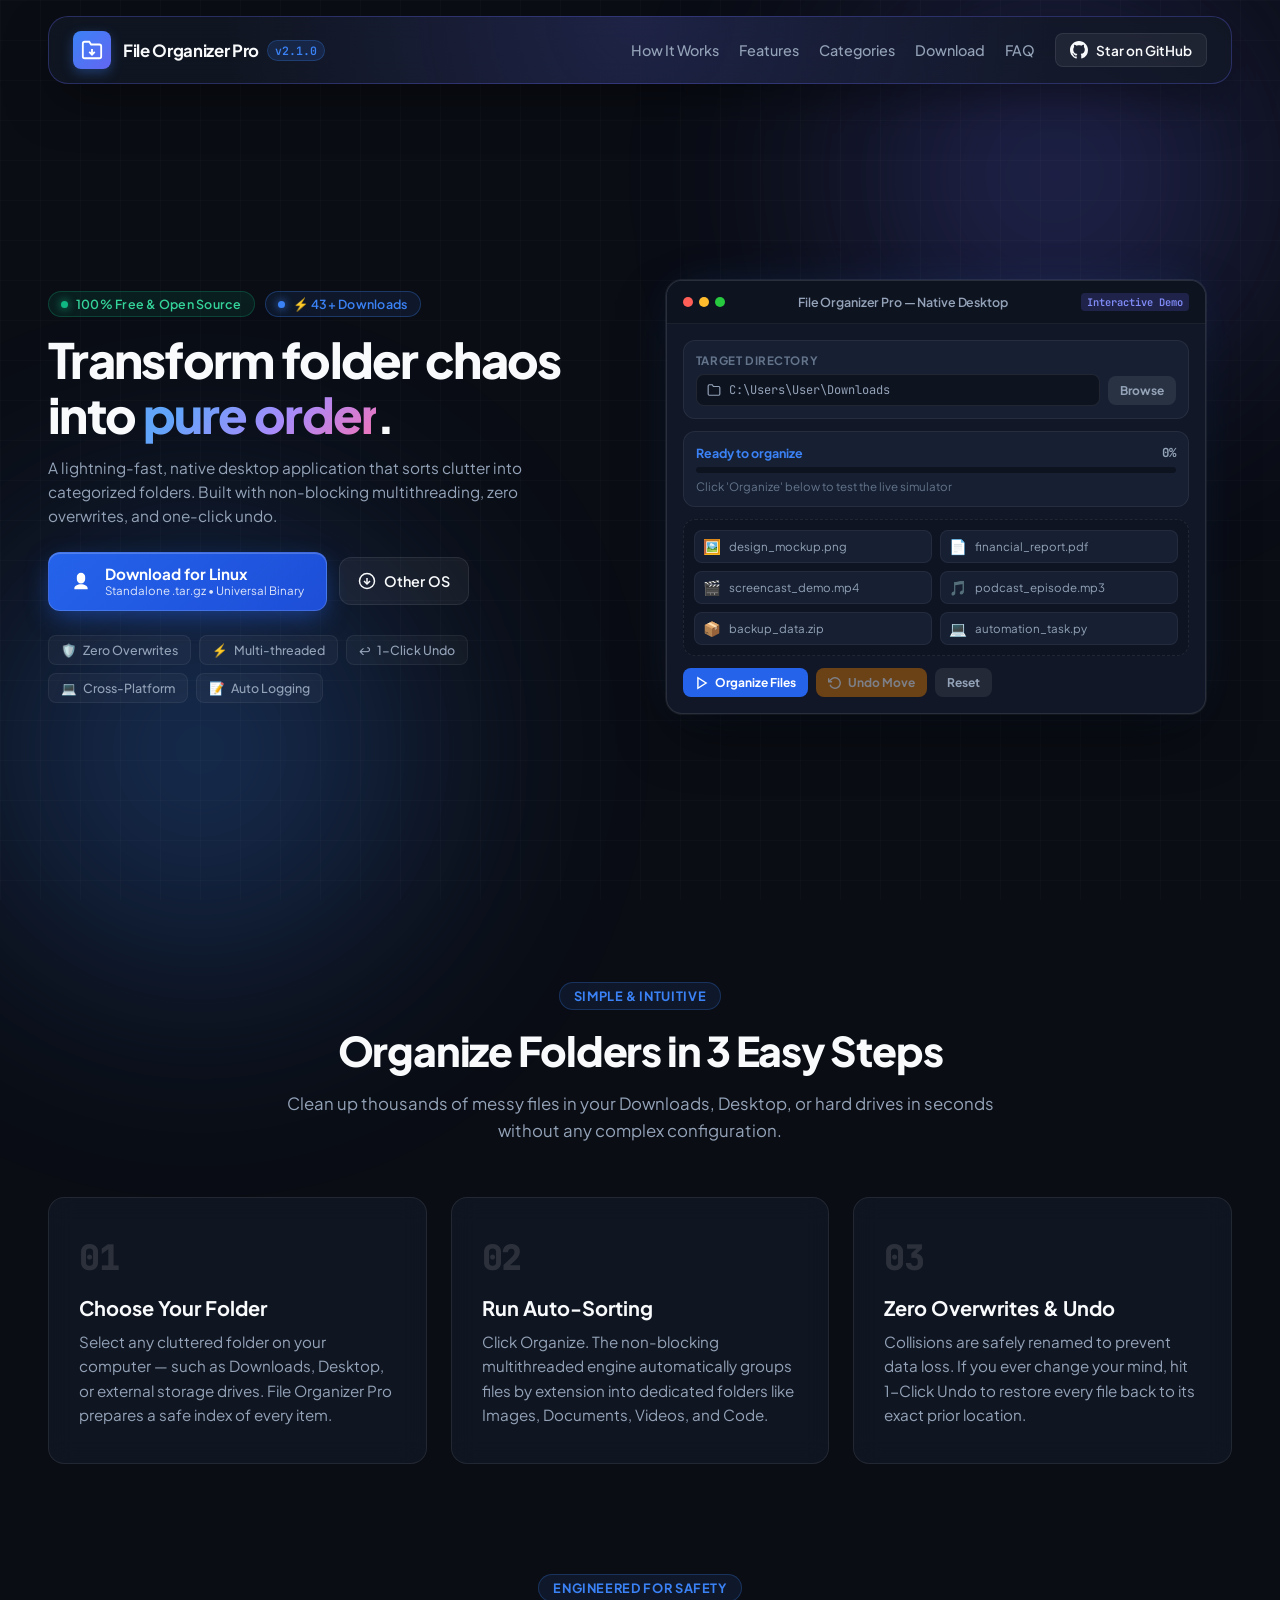
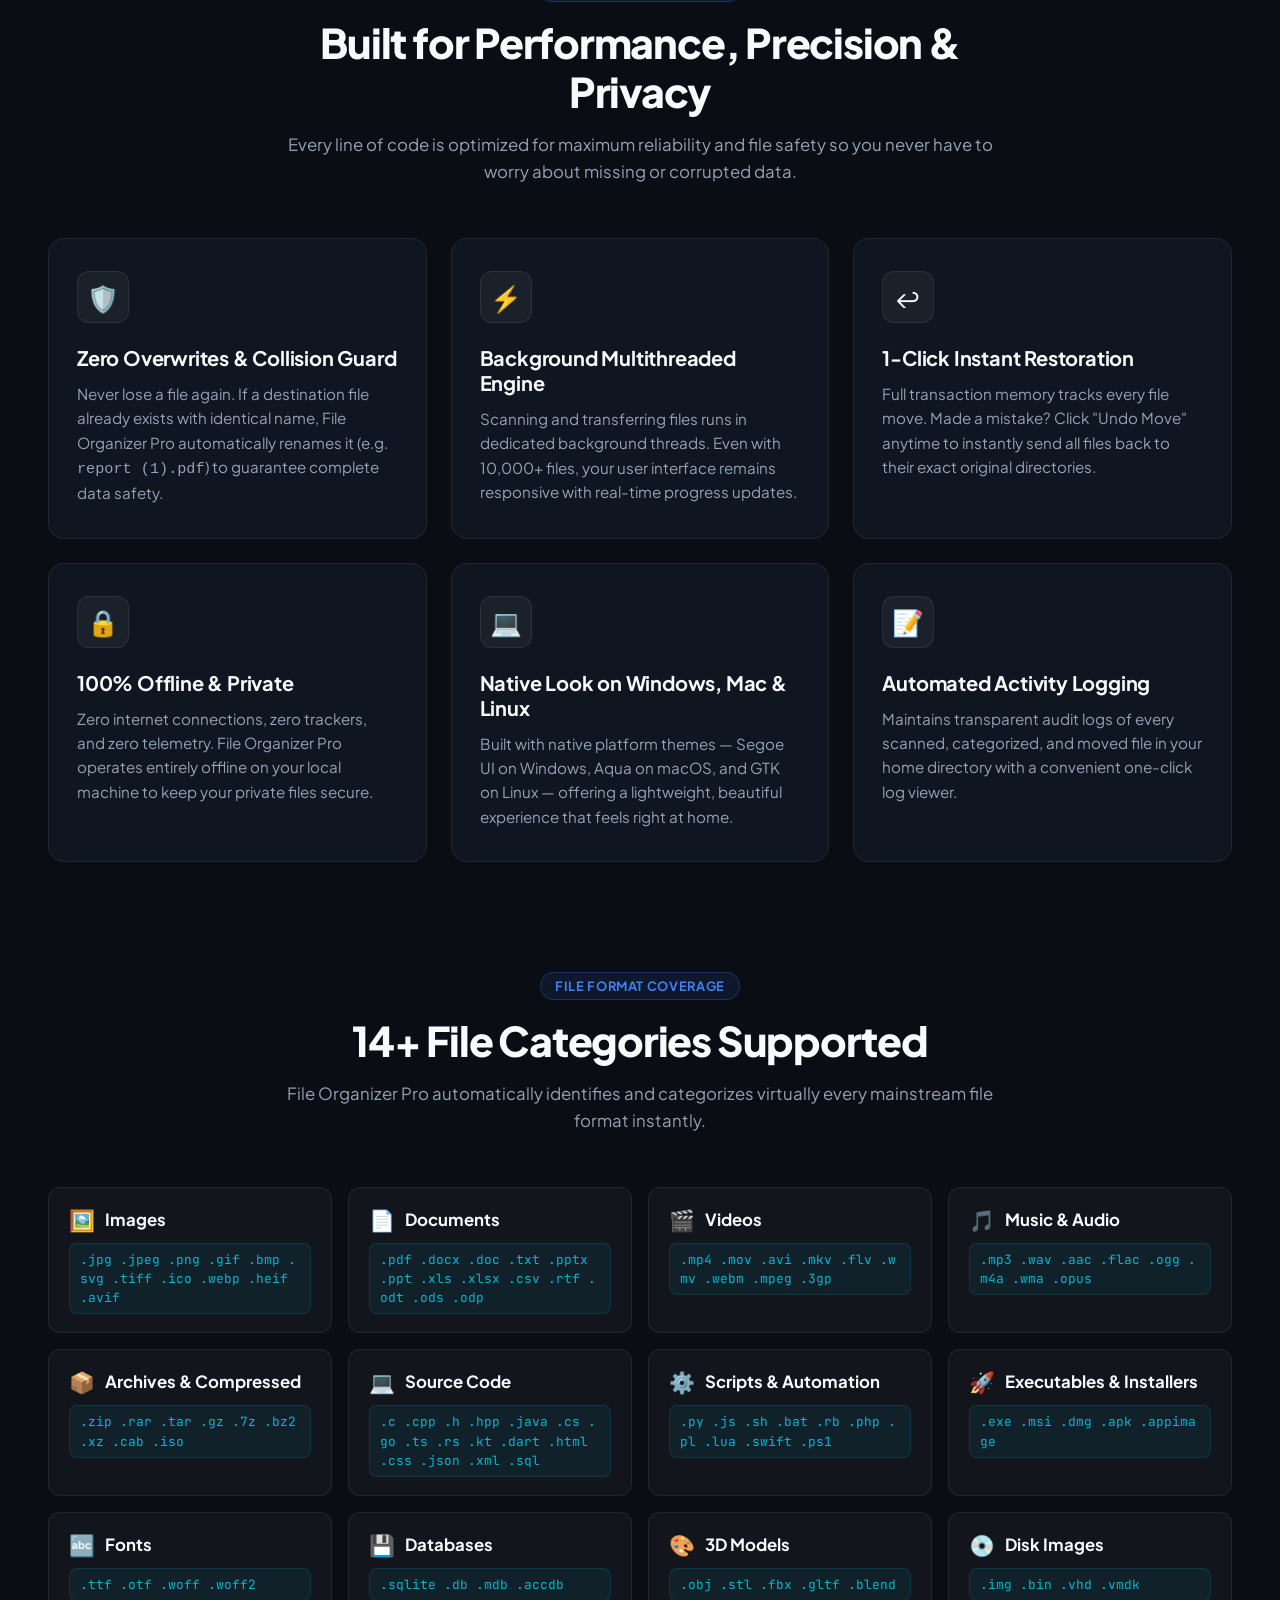
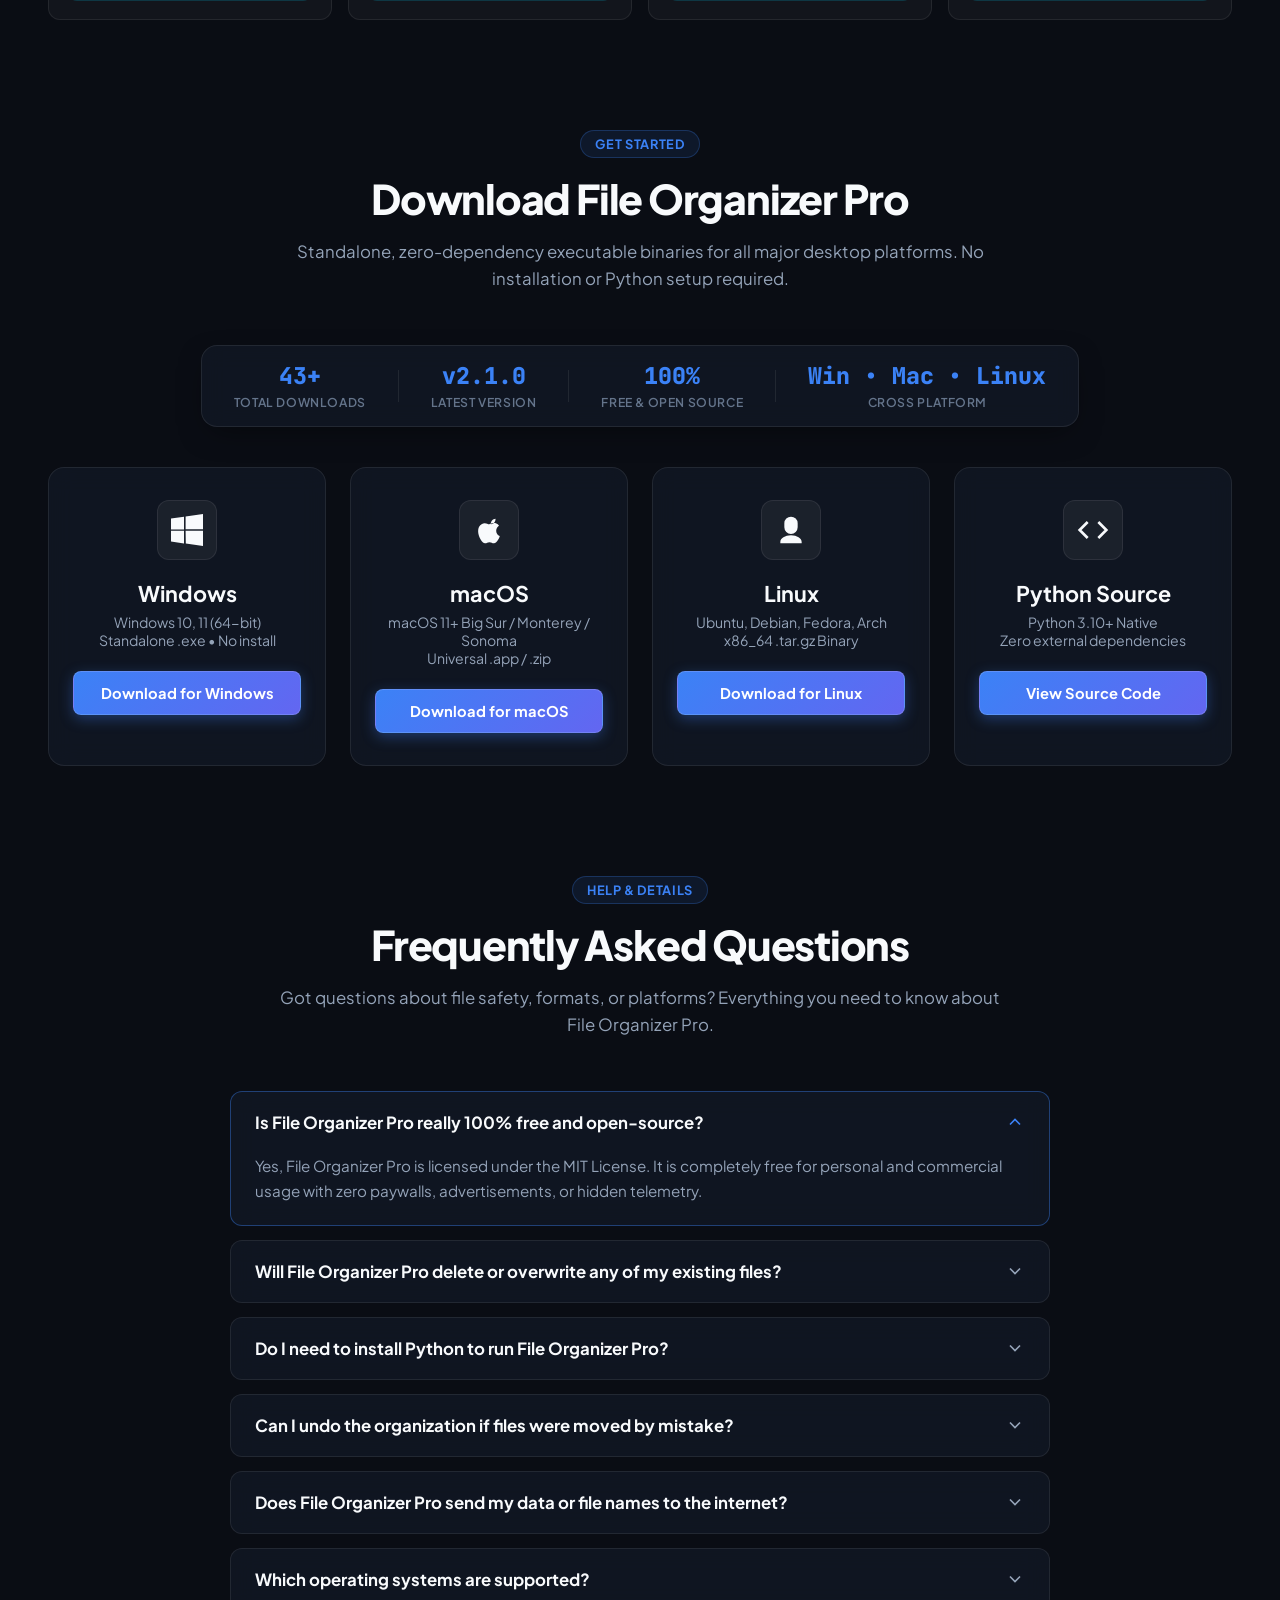
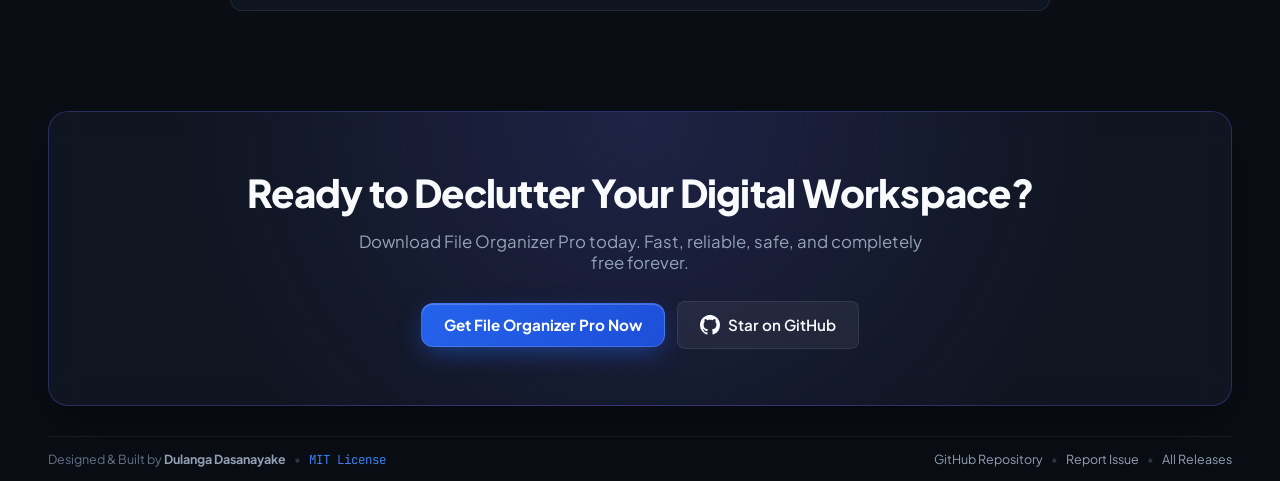
<file: index.html>
<!DOCTYPE html>
<html lang="en">
<head>
    <meta charset="UTF-8">
    <meta name="viewport" content="width=device-width, initial-scale=1.0">
    <title>File Organizer Pro — Free Desktop File Sorter & Folder Cleaner</title>
    
    <!-- Core SEO Meta Tags -->
    <meta name="description" content="Free, open-source desktop file organizer for Windows, macOS, and Linux. Automatically sort folders by file extension with duplicate collision protection, background multithreading, and 1-click undo.">
    <meta name="keywords" content="file organizer, desktop file sorter, folder organizer, organize downloads folder, sort files by extension, duplicate file collision, python file organizer, free file organizer windows mac linux, batch file organizer, desktop cleaning tool, open source file sorter">
    <meta name="author" content="Dulanga Dasanayake">
    <meta name="robots" content="index, follow, max-snippet:-1, max-image-preview:large, max-video-preview:-1">
    <meta name="googlebot" content="index, follow">
    <link rel="canonical" href="https://iamdulanga.github.io/file-organizer-pro/">

    <!-- Theme & App Icons -->
    <meta name="theme-color" content="#0A0D14">
    <meta name="color-scheme" content="dark">
    <link rel="icon" type="image/svg+xml" href="favicon.svg">
    <link rel="apple-touch-icon" href="favicon.svg">

    <!-- Open Graph / Facebook / LinkedIn -->
    <meta property="og:type" content="website">
    <meta property="og:site_name" content="File Organizer Pro">
    <meta property="og:title" content="File Organizer Pro — Fast, Safe & Cross-Platform Desktop File Sorter">
    <meta property="og:description" content="Tame cluttered folders instantly. 100% Free & Open Source native desktop app for Windows, macOS, and Linux with 1-click undo and zero overwrites.">
    <meta property="og:url" content="https://iamdulanga.github.io/file-organizer-pro/">
    <meta property="og:image" content="https://iamdulanga.github.io/file-organizer-pro/og-image.svg">
    <meta property="og:image:width" content="1200">
    <meta property="og:image:height" content="630">
    <meta property="og:image:alt" content="File Organizer Pro — Fast, Safe & Cross-Platform Desktop File Sorter">
    <meta property="og:locale" content="en_US">

    <!-- Twitter Card -->
    <meta name="twitter:card" content="summary_large_image">
    <meta name="twitter:site" content="@iamdulanga">
    <meta name="twitter:creator" content="@iamdulanga">
    <meta name="twitter:title" content="File Organizer Pro — Free Desktop File Sorter & Folder Cleaner">
    <meta name="twitter:description" content="Clean messy downloads and folders in seconds. Native desktop application with safe duplicate protection and 1-click undo.">
    <meta name="twitter:image" content="https://iamdulanga.github.io/file-organizer-pro/og-image.svg">

    <!-- Fonts -->
    <link rel="preconnect" href="https://fonts.googleapis.com">
    <link rel="preconnect" href="https://fonts.gstatic.com" crossorigin>
    <link href="https://fonts.googleapis.com/css2?family=Plus+Jakarta+Sans:wght@400;500;600;700;800&family=JetBrains+Mono:wght@400;500;600&display=swap" rel="stylesheet">

    <!-- Styles -->
    <link rel="stylesheet" href="style.css">

    <!-- Schema.org JSON-LD Structured Data for Google Rich Results -->
    <script type="application/ld+json">
    {
      "@context": "https://schema.org",
      "@graph": [
        {
          "@type": "SoftwareApplication",
          "@id": "https://iamdulanga.github.io/file-organizer-pro/#software",
          "name": "File Organizer Pro",
          "applicationCategory": "UtilitiesApplication",
          "operatingSystem": "Windows 10, Windows 11, macOS 11+, Linux",
          "softwareVersion": "2.1.0",
          "description": "A high-speed, native desktop application that automatically organizes files into categorized folders with duplicate collision protection and one-click undo.",
          "offers": {
            "@type": "Offer",
            "price": "0.00",
            "priceCurrency": "USD"
          },
          "downloadUrl": "https://github.com/iamdulanga/file-organizer-pro/releases/latest",
          "author": {
            "@type": "Person",
            "name": "Dulanga Dasanayake",
            "url": "https://github.com/iamdulanga"
          },
          "featureList": [
            "Automatic file categorization by extension",
            "Safe duplicate collision protection (never overwrites)",
            "Non-blocking background multithreading engine",
            "1-Click instant undo restoration",
            "100% offline and privacy-first (no internet telemetry)",
            "Native cross-platform UI for Windows, macOS, and Linux"
          ]
        },
        {
          "@type": "WebSite",
          "@id": "https://iamdulanga.github.io/file-organizer-pro/#website",
          "url": "https://iamdulanga.github.io/file-organizer-pro/",
          "name": "File Organizer Pro",
          "description": "Free, open-source desktop file sorter and folder organizer for Windows, macOS, and Linux."
        },
        {
          "@type": "FAQPage",
          "@id": "https://iamdulanga.github.io/file-organizer-pro/#faq",
          "mainEntity": [
            {
              "@type": "Question",
              "name": "Is File Organizer Pro really 100% free and open-source?",
              "acceptedAnswer": {
                "@type": "Answer",
                "text": "Yes, File Organizer Pro is released under the permissive MIT License. It is completely free for both personal and commercial use with zero ads, subscriptions, or telemetry."
              }
            },
            {
              "@type": "Question",
              "name": "Will File Organizer Pro delete or overwrite any of my existing files?",
              "acceptedAnswer": {
                "@type": "Answer",
                "text": "Never. File Organizer Pro features built-in duplicate collision protection. If a file with an identical name already exists in the destination folder, it automatically appends an index like file (1).ext so no files are ever overwritten or lost."
              }
            },
            {
              "@type": "Question",
              "name": "Do I need to install Python to run File Organizer Pro?",
              "acceptedAnswer": {
                "@type": "Answer",
                "text": "No. Standalone pre-compiled executable binaries are available for Windows (.exe), macOS (.app), and Linux. You only need Python 3.10+ if you wish to run or build directly from source code."
              }
            },
            {
              "@type": "Question",
              "name": "Can I undo the organization if files were moved by mistake?",
              "acceptedAnswer": {
                "@type": "Answer",
                "text": "Yes. File Organizer Pro includes a 1-Click Instant Undo feature that remembers the original paths of all sorted files and safely moves them back to their prior locations."
              }
            },
            {
              "@type": "Question",
              "name": "Does File Organizer Pro send my data or file names to the internet?",
              "acceptedAnswer": {
                "@type": "Answer",
                "text": "No. File Organizer Pro runs entirely offline on your computer. It performs all operations locally and contains zero network requests, analytics, or cloud uploads."
              }
            },
            {
              "@type": "Question",
              "name": "Which operating systems are supported?",
              "acceptedAnswer": {
                "@type": "Answer",
                "text": "File Organizer Pro supports Windows (10 and 11), macOS (Intel and Apple Silicon), and all major Linux distributions (Ubuntu, Debian, Fedora, Arch)."
              }
            }
          ]
        }
      ]
    }
    </script>
</head>
<body>
    <!-- Ambient Background Lighting -->
    <div class="ambient-glow glow-1"></div>
    <div class="ambient-glow glow-2"></div>
    <div class="grid-overlay"></div>

    <div class="viewport-wrapper">
        <!-- Top Navigation Bar -->
        <header class="navbar" id="main-nav">
            <div class="nav-brand">
                <div class="brand-icon">
                    <svg viewBox="0 0 24 24" width="22" height="22" fill="none" stroke="currentColor" stroke-width="2" aria-hidden="true">
                        <path d="M22 19a2 2 0 0 1-2 2H4a2 2 0 0 1-2-2V5a2 2 0 0 1 2-2h5l2 3h9a2 2 0 0 1 2 2z"></path>
                        <polyline points="12 11 12 17"></polyline>
                        <polyline points="9 14 12 17 15 14"></polyline>
                    </svg>
                </div>
                <div class="brand-text">
                    <span class="brand-name">File Organizer Pro</span>
                    <span class="version-tag">v2.1.0</span>
                </div>
            </div>

            <nav class="nav-links" aria-label="Main Navigation">
                <a href="#how-it-works" class="nav-link">How It Works</a>
                <a href="#features" class="nav-link">Features</a>
                <a href="#categories" class="nav-link">Categories</a>
                <a href="#download" class="nav-link">Download</a>
                <a href="#faq" class="nav-link">FAQ</a>
                <a href="https://github.com/iamdulanga/file-organizer-pro" target="_blank" rel="noopener" class="nav-btn-gh" id="nav-github-link" title="View Source Code on GitHub">
                    <svg viewBox="0 0 24 24" width="18" height="18" fill="currentColor" aria-hidden="true">
                        <path d="M12 0C5.37 0 0 5.37 0 12c0 5.31 3.435 9.795 8.205 11.385.6.105.825-.255.825-.57 0-.285-.015-1.23-.015-2.235-3.015.555-3.795-.735-4.035-1.41-.135-.345-.72-1.41-1.23-1.695-.42-.225-1.02-.78-.015-.795.945-.015 1.62.87 1.845 1.23 1.08 1.815 2.805 1.305 3.495.99.105-.78.42-1.305.765-1.605-2.67-.3-5.46-1.335-5.46-5.925 0-1.305.465-2.385 1.23-3.225-.12-.3-.54-1.53.12-3.18 0 0 1.005-.315 3.3 1.23.96-.27 1.98-.405 3-.405s2.04.135 3 .405c2.295-1.56 3.3-1.23 3.3-1.23.66 1.65.24 2.88.12 3.18.765.84 1.23 1.905 1.23 3.225 0 4.605-2.805 5.625-5.475 5.925.435.375.81 1.095.81 2.22 0 1.605-.015 2.895-.015 3.3 0 .315.225.69.825.57A12.02 12.02 0 0 0 24 12c0-6.63-5.37-12-12-12z"/>
                    </svg>
                    <span>Star on GitHub</span>
                    <span class="gh-counter-pill" id="gh-star-count" style="display:none;">★ 0</span>
                </a>
            </nav>
        </header>

        <!-- Main Content (Side-by-side Hero on Desktop) -->
        <main class="hero-section">
            <!-- Left: Value Proposition & Downloads -->
            <div class="hero-content">
                <div class="hero-badges-row">
                    <div class="pill-badge">
                        <span class="pill-dot"></span>
                        <span class="pill-text">100% Free &amp; Open Source</span>
                    </div>
                    <div class="pill-badge download-pill" id="hero-download-badge" title="Live downloads tracked from GitHub Releases">
                        <span class="pill-dot blue"></span>
                        <span class="pill-text" id="hero-downloads-text">⚡ 43+ Downloads</span>
                    </div>
                </div>

                <h1 class="hero-title">
                    Transform folder chaos into <span class="gradient-text">pure order</span>.
                </h1>

                <p class="hero-subtitle">
                    A lightning-fast, native desktop application that sorts clutter into categorized folders. Built with non-blocking multithreading, zero overwrites, and one-click undo.
                </p>

                <!-- Primary CTA Row with OS Auto-Detection -->
                <div class="cta-group">
                    <a href="https://github.com/iamdulanga/file-organizer-pro/releases/latest" 
                       id="primary-download-btn" 
                       class="btn-primary" 
                       target="_blank" 
                       rel="noopener">
                        <span id="os-icon" class="btn-icon">
                            <!-- Injected by JS based on OS -->
                            <svg viewBox="0 0 24 24" width="20" height="20" fill="currentColor">
                                <path d="M0 3.449L9.75 2.1v9.451H0m10.949-9.602L24 0v11.4H10.949M0 12.6h9.75v9.451L0 20.699M10.949 12.6H24V24l-12.9-1.801"/>
                            </svg>
                        </span>
                        <div class="btn-text-wrap">
                            <span class="btn-label" id="download-label">Download for Windows</span>
                            <span class="btn-subtext" id="download-subtext">Standalone .exe • No install required</span>
                        </div>
                    </a>

                    <!-- Dropdown for alternative platforms -->
                    <div class="os-dropdown-wrapper">
                        <button class="btn-secondary dropdown-toggle" id="os-dropdown-btn" aria-haspopup="true" aria-expanded="false" title="Other Operating Systems">
                            <svg viewBox="0 0 24 24" width="18" height="18" fill="none" stroke="currentColor" stroke-width="2">
                                <circle cx="12" cy="12" r="10"></circle>
                                <polyline points="8 12 12 16 16 12"></polyline>
                                <line x1="12" y1="8" x2="12" y2="16"></line>
                            </svg>
                            <span>Other OS</span>
                        </button>
                        <div class="os-menu" id="os-menu">
                            <a href="https://github.com/iamdulanga/file-organizer-pro/releases/latest" target="_blank" rel="noopener" class="os-item">
                                <svg viewBox="0 0 24 24" width="16" height="16" fill="currentColor">
                                    <path d="M0 3.449L9.75 2.1v9.451H0m10.949-9.602L24 0v11.4H10.949M0 12.6h9.75v9.451L0 20.699M10.949 12.6H24V24l-12.9-1.801"/>
                                </svg>
                                <span>Windows (.exe)</span>
                            </a>
                            <a href="https://github.com/iamdulanga/file-organizer-pro/releases/latest" target="_blank" rel="noopener" class="os-item">
                                <svg viewBox="0 0 24 24" width="16" height="16" fill="currentColor">
                                    <path d="M18.71 19.5c-.83 1.24-1.71 2.45-3.05 2.47-1.34.03-1.77-.79-3.29-.79-1.53 0-2 .77-3.27.82-1.31.05-2.3-1.32-3.14-2.53C4.25 17 2.94 12.45 4.7 9.39c.87-1.52 2.43-2.48 4.12-2.51 1.28-.02 2.5.87 3.29.87.78 0 2.26-1.07 3.81-.91.65.03 2.47.26 3.64 1.98-.09.06-2.17 1.28-2.15 3.81.03 3.02 2.65 4.03 2.68 4.04-.03.07-.42 1.44-1.38 2.83M15.97 6.37c.61-.75 1.04-1.8 0.92-2.85-.9.04-2 .6-2.63 1.34-.56.64-1.04 1.71-.91 2.74 1.01.08 2.02-.48 2.62-1.23z"/>
                                </svg>
                                <span>macOS (.app / .zip)</span>
                            </a>
                            <a href="https://github.com/iamdulanga/file-organizer-pro/releases/latest" target="_blank" rel="noopener" class="os-item">
                                <svg viewBox="0 0 24 24" width="16" height="16" fill="currentColor">
                                    <path d="M12 2a5 5 0 0 0-5 5v3a5 5 0 0 0 10 0V7a5 5 0 0 0-5-5zm0 14c-4.42 0-8 2.24-8 5v1h16v-1c0-2.76-3.58-5-8-5z"/>
                                </svg>
                                <span>Linux (.tar.gz)</span>
                            </a>
                            <div class="os-divider"></div>
                            <a href="https://github.com/iamdulanga/file-organizer-pro" target="_blank" rel="noopener" class="os-item">
                                <svg viewBox="0 0 24 24" width="16" height="16" fill="none" stroke="currentColor" stroke-width="2">
                                    <polyline points="16 18 22 12 16 6"></polyline>
                                    <polyline points="8 6 2 12 8 18"></polyline>
                                </svg>
                                <span>Source Code (Python)</span>
                            </a>
                        </div>
                    </div>
                </div>

                <!-- Feature Pill Badges -->
                <div class="features-pills" id="quick-features">
                    <div class="feature-tag">
                        <span class="ft-icon">🛡️</span>
                        <span>Zero Overwrites</span>
                    </div>
                    <div class="feature-tag">
                        <span class="ft-icon">⚡</span>
                        <span>Multi-threaded</span>
                    </div>
                    <div class="feature-tag">
                        <span class="ft-icon">↩️</span>
                        <span>1-Click Undo</span>
                    </div>
                    <div class="feature-tag">
                        <span class="ft-icon">💻</span>
                        <span>Cross-Platform</span>
                    </div>
                    <div class="feature-tag">
                        <span class="ft-icon">📝</span>
                        <span>Auto Logging</span>
                    </div>
                </div>
            </div>

            <!-- Right: Interactive Desktop App Showcase -->
            <div class="hero-visual">
                <div class="app-window" id="interactive-app">
                    <!-- Window Titlebar -->
                    <div class="window-titlebar">
                        <div class="window-controls">
                            <span class="control-dot close"></span>
                            <span class="control-dot minimize"></span>
                            <span class="control-dot maximize"></span>
                        </div>
                        <div class="window-title">File Organizer Pro — Native Desktop</div>
                        <div class="window-badge">Interactive Demo</div>
                    </div>

                    <!-- Window Body -->
                    <div class="window-body">
                        <!-- Top Input Card -->
                        <div class="mock-card">
                            <div class="card-label">Target Directory</div>
                            <div class="mock-input-row">
                                <div class="mock-input" id="demo-folder-path">
                                    <svg viewBox="0 0 24 24" width="14" height="14" fill="none" stroke="currentColor" stroke-width="2">
                                        <path d="M22 19a2 2 0 0 1-2 2H4a2 2 0 0 1-2-2V5a2 2 0 0 1 2-2h5l2 3h9a2 2 0 0 1 2 2z"></path>
                                    </svg>
                                    <span>C:\Users\User\Downloads</span>
                                </div>
                                <button class="mock-btn secondary" id="demo-browse-btn">Browse</button>
                            </div>
                        </div>

                        <!-- Progress Bar Card -->
                        <div class="mock-card">
                            <div class="progress-status-row">
                                <span class="status-label" id="demo-status">Ready to organize</span>
                                <span class="percent-label" id="demo-percent">0%</span>
                            </div>
                            <div class="mock-progress-track">
                                <div class="mock-progress-fill" id="demo-progress-bar"></div>
                            </div>
                            <div class="details-label" id="demo-details">Click 'Organize' below to test the live simulator</div>
                        </div>

                        <!-- Live File Animation Grid -->
                        <div class="mock-files-grid" id="demo-files-container">
                            <div class="mock-file-chip" data-category="Images">
                                <span class="file-icon">🖼️</span>
                                <span class="file-name">design_mockup.png</span>
                            </div>
                            <div class="mock-file-chip" data-category="Documents">
                                <span class="file-icon">📄</span>
                                <span class="file-name">financial_report.pdf</span>
                            </div>
                            <div class="mock-file-chip" data-category="Videos">
                                <span class="file-icon">🎬</span>
                                <span class="file-name">screencast_demo.mp4</span>
                            </div>
                            <div class="mock-file-chip" data-category="Music">
                                <span class="file-icon">🎵</span>
                                <span class="file-name">podcast_episode.mp3</span>
                            </div>
                            <div class="mock-file-chip" data-category="Archives">
                                <span class="file-icon">📦</span>
                                <span class="file-name">backup_data.zip</span>
                            </div>
                            <div class="mock-file-chip" data-category="Code">
                                <span class="file-icon">💻</span>
                                <span class="file-name">automation_task.py</span>
                            </div>
                        </div>

                        <!-- Controls Bar -->
                        <div class="mock-actions-row">
                            <button class="mock-btn primary" id="demo-organize-btn">
                                <svg viewBox="0 0 24 24" width="14" height="14" fill="none" stroke="currentColor" stroke-width="2.5">
                                    <polygon points="5 3 19 12 5 21 5 3"></polygon>
                                </svg>
                                <span>Organize Files</span>
                            </button>
                            <button class="mock-btn warning" id="demo-undo-btn" disabled>
                                <svg viewBox="0 0 24 24" width="14" height="14" fill="none" stroke="currentColor" stroke-width="2.5">
                                    <polyline points="1 4 1 10 7 10"></polyline>
                                    <path d="M3.51 15a9 9 0 1 0 2.13-9.36L1 10"></path>
                                </svg>
                                <span>Undo Move</span>
                            </button>
                            <button class="mock-btn secondary" id="demo-reset-btn">Reset</button>
                        </div>
                    </div>
                </div>
            </div>
        </main>

        <!-- -------------------------------------------------------------
             Section 1: How It Works (Step-by-step)
        -------------------------------------------------------------- -->
        <section class="page-section" id="how-it-works">
            <div class="section-header">
                <span class="section-badge">Simple & Intuitive</span>
                <h2 class="section-title">Organize Folders in 3 Easy Steps</h2>
                <p class="section-desc">Clean up thousands of messy files in your Downloads, Desktop, or hard drives in seconds without any complex configuration.</p>
            </div>

            <div class="steps-grid">
                <div class="step-card">
                    <div class="step-number">01</div>
                    <h3>Choose Your Folder</h3>
                    <p>Select any cluttered folder on your computer — such as Downloads, Desktop, or external storage drives. File Organizer Pro prepares a safe index of every item.</p>
                </div>
                <div class="step-card">
                    <div class="step-number">02</div>
                    <h3>Run Auto-Sorting</h3>
                    <p>Click Organize. The non-blocking multithreaded engine automatically groups files by extension into dedicated folders like Images, Documents, Videos, and Code.</p>
                </div>
                <div class="step-card">
                    <div class="step-number">03</div>
                    <h3>Zero Overwrites & Undo</h3>
                    <p>Collisions are safely renamed to prevent data loss. If you ever change your mind, hit 1-Click Undo to restore every file back to its exact prior location.</p>
                </div>
            </div>
        </section>

        <!-- -------------------------------------------------------------
             Section 2: Core Features
        -------------------------------------------------------------- -->
        <section class="page-section" id="features">
            <div class="section-header">
                <span class="section-badge">Engineered for Safety</span>
                <h2 class="section-title">Built for Performance, Precision & Privacy</h2>
                <p class="section-desc">Every line of code is optimized for maximum reliability and file safety so you never have to worry about missing or corrupted data.</p>
            </div>

            <div class="features-grid-cards">
                <article class="feature-card">
                    <div class="card-icon-box">🛡️</div>
                    <h3>Zero Overwrites & Collision Guard</h3>
                    <p>Never lose a file again. If a destination file already exists with identical name, File Organizer Pro automatically renames it (e.g. <code>report (1).pdf</code>) to guarantee complete data safety.</p>
                </article>

                <article class="feature-card">
                    <div class="card-icon-box">⚡</div>
                    <h3>Background Multithreaded Engine</h3>
                    <p>Scanning and transferring files runs in dedicated background threads. Even with 10,000+ files, your user interface remains responsive with real-time progress updates.</p>
                </article>

                <article class="feature-card">
                    <div class="card-icon-box">↩️</div>
                    <h3>1-Click Instant Restoration</h3>
                    <p>Full transaction memory tracks every file move. Made a mistake? Click "Undo Move" anytime to instantly send all files back to their exact original directories.</p>
                </article>

                <article class="feature-card">
                    <div class="card-icon-box">🔒</div>
                    <h3>100% Offline & Private</h3>
                    <p>Zero internet connections, zero trackers, and zero telemetry. File Organizer Pro operates entirely offline on your local machine to keep your private files secure.</p>
                </article>

                <article class="feature-card">
                    <div class="card-icon-box">💻</div>
                    <h3>Native Look on Windows, Mac & Linux</h3>
                    <p>Built with native platform themes — Segoe UI on Windows, Aqua on macOS, and GTK on Linux — offering a lightweight, beautiful experience that feels right at home.</p>
                </article>

                <article class="feature-card">
                    <div class="card-icon-box">📝</div>
                    <h3>Automated Activity Logging</h3>
                    <p>Maintains transparent audit logs of every scanned, categorized, and moved file in your home directory with a convenient one-click log viewer.</p>
                </article>
            </div>
        </section>

        <!-- -------------------------------------------------------------
             Section 3: Supported Categories & Extensions (High SEO Keyword Value)
        -------------------------------------------------------------- -->
        <section class="page-section" id="categories">
            <div class="section-header">
                <span class="section-badge">File Format Coverage</span>
                <h2 class="section-title">14+ File Categories Supported</h2>
                <p class="section-desc">File Organizer Pro automatically identifies and categorizes virtually every mainstream file format instantly.</p>
            </div>

            <div class="categories-grid">
                <div class="category-card">
                    <div class="cat-header">
                        <span class="cat-icon">🖼️</span>
                        <span class="cat-title">Images</span>
                    </div>
                    <span class="cat-exts">.jpg .jpeg .png .gif .bmp .svg .tiff .ico .webp .heif .avif</span>
                </div>

                <div class="category-card">
                    <div class="cat-header">
                        <span class="cat-icon">📄</span>
                        <span class="cat-title">Documents</span>
                    </div>
                    <span class="cat-exts">.pdf .docx .doc .txt .pptx .ppt .xls .xlsx .csv .rtf .odt .ods .odp</span>
                </div>

                <div class="category-card">
                    <div class="cat-header">
                        <span class="cat-icon">🎬</span>
                        <span class="cat-title">Videos</span>
                    </div>
                    <span class="cat-exts">.mp4 .mov .avi .mkv .flv .wmv .webm .mpeg .3gp</span>
                </div>

                <div class="category-card">
                    <div class="cat-header">
                        <span class="cat-icon">🎵</span>
                        <span class="cat-title">Music & Audio</span>
                    </div>
                    <span class="cat-exts">.mp3 .wav .aac .flac .ogg .m4a .wma .opus</span>
                </div>

                <div class="category-card">
                    <div class="cat-header">
                        <span class="cat-icon">📦</span>
                        <span class="cat-title">Archives & Compressed</span>
                    </div>
                    <span class="cat-exts">.zip .rar .tar .gz .7z .bz2 .xz .cab .iso</span>
                </div>

                <div class="category-card">
                    <div class="cat-header">
                        <span class="cat-icon">💻</span>
                        <span class="cat-title">Source Code</span>
                    </div>
                    <span class="cat-exts">.c .cpp .h .hpp .java .cs .go .ts .rs .kt .dart .html .css .json .xml .sql</span>
                </div>

                <div class="category-card">
                    <div class="cat-header">
                        <span class="cat-icon">⚙️</span>
                        <span class="cat-title">Scripts & Automation</span>
                    </div>
                    <span class="cat-exts">.py .js .sh .bat .rb .php .pl .lua .swift .ps1</span>
                </div>

                <div class="category-card">
                    <div class="cat-header">
                        <span class="cat-icon">🚀</span>
                        <span class="cat-title">Executables & Installers</span>
                    </div>
                    <span class="cat-exts">.exe .msi .dmg .apk .appimage</span>
                </div>

                <div class="category-card">
                    <div class="cat-header">
                        <span class="cat-icon">🔤</span>
                        <span class="cat-title">Fonts</span>
                    </div>
                    <span class="cat-exts">.ttf .otf .woff .woff2</span>
                </div>

                <div class="category-card">
                    <div class="cat-header">
                        <span class="cat-icon">💾</span>
                        <span class="cat-title">Databases</span>
                    </div>
                    <span class="cat-exts">.sqlite .db .mdb .accdb</span>
                </div>

                <div class="category-card">
                    <div class="cat-header">
                        <span class="cat-icon">🎨</span>
                        <span class="cat-title">3D Models</span>
                    </div>
                    <span class="cat-exts">.obj .stl .fbx .gltf .blend</span>
                </div>

                <div class="category-card">
                    <div class="cat-header">
                        <span class="cat-icon">💿</span>
                        <span class="cat-title">Disk Images</span>
                    </div>
                    <span class="cat-exts">.img .bin .vhd .vmdk</span>
                </div>
            </div>
        </section>

        <!-- -------------------------------------------------------------
             Section 4: Download Hub
        -------------------------------------------------------------- -->
        <section class="page-section" id="download">
            <div class="section-header">
                <span class="section-badge">Get Started</span>
                <h2 class="section-title">Download File Organizer Pro</h2>
                <p class="section-desc">Standalone, zero-dependency executable binaries for all major desktop platforms. No installation or Python setup required.</p>
            </div>

            <!-- Live Stats Counter Strip -->
            <div class="live-counter-strip">
                <div class="counter-item">
                    <span class="counter-val" id="stat-total-downloads">43+</span>
                    <span class="counter-lbl">Total Downloads</span>
                </div>
                <div class="counter-sep"></div>
                <div class="counter-item">
                    <span class="counter-val" id="stat-latest-ver">v2.1.0</span>
                    <span class="counter-lbl">Latest Version</span>
                </div>
                <div class="counter-sep"></div>
                <div class="counter-item">
                    <span class="counter-val">100%</span>
                    <span class="counter-lbl">Free &amp; Open Source</span>
                </div>
                <div class="counter-sep"></div>
                <div class="counter-item">
                    <span class="counter-val" id="stat-platforms">Win • Mac • Linux</span>
                    <span class="counter-lbl">Cross Platform</span>
                </div>
            </div>

            <div class="downloads-grid">
                <div class="download-card">
                    <div class="dl-os-icon">
                        <svg viewBox="0 0 24 24" width="32" height="32" fill="currentColor">
                            <path d="M0 3.449L9.75 2.1v9.451H0m10.949-9.602L24 0v11.4H10.949M0 12.6h9.75v9.451L0 20.699M10.949 12.6H24V24l-12.9-1.801"/>
                        </svg>
                    </div>
                    <h3 class="dl-os-name">Windows</h3>
                    <p class="dl-os-specs">Windows 10, 11 (64-bit)<br>Standalone .exe • No install</p>
                    <a href="https://github.com/iamdulanga/file-organizer-pro/releases/latest" id="dl-btn-windows" data-platform="Windows" class="dl-btn" target="_blank" rel="noopener">
                        <span>Download for Windows</span>
                    </a>
                </div>

                <div class="download-card">
                    <div class="dl-os-icon">
                        <svg viewBox="0 0 24 24" width="32" height="32" fill="currentColor">
                            <path d="M18.71 19.5c-.83 1.24-1.71 2.45-3.05 2.47-1.34.03-1.77-.79-3.29-.79-1.53 0-2 .77-3.27.82-1.31.05-2.3-1.32-3.14-2.53C4.25 17 2.94 12.45 4.7 9.39c.87-1.52 2.43-2.48 4.12-2.51 1.28-.02 2.5.87 3.29.87.78 0 2.26-1.07 3.81-.91.65.03 2.47.26 3.64 1.98-.09.06-2.17 1.28-2.15 3.81.03 3.02 2.65 4.03 2.68 4.04-.03.07-.42 1.44-1.38 2.83M15.97 6.37c.61-.75 1.04-1.8 0.92-2.85-.9.04-2 .6-2.63 1.34-.56.64-1.04 1.71-.91 2.74 1.01.08 2.02-.48 2.62-1.23z"/>
                        </svg>
                    </div>
                    <h3 class="dl-os-name">macOS</h3>
                    <p class="dl-os-specs">macOS 11+ Big Sur / Monterey / Sonoma<br>Universal .app / .zip</p>
                    <a href="https://github.com/iamdulanga/file-organizer-pro/releases/latest" id="dl-btn-mac" data-platform="macOS" class="dl-btn" target="_blank" rel="noopener">
                        <span>Download for macOS</span>
                    </a>
                </div>

                <div class="download-card">
                    <div class="dl-os-icon">
                        <svg viewBox="0 0 24 24" width="32" height="32" fill="currentColor">
                            <path d="M12 2a5 5 0 0 0-5 5v3a5 5 0 0 0 10 0V7a5 5 0 0 0-5-5zm0 14c-4.42 0-8 2.24-8 5v1h16v-1c0-2.76-3.58-5-8-5z"/>
                        </svg>
                    </div>
                    <h3 class="dl-os-name">Linux</h3>
                    <p class="dl-os-specs">Ubuntu, Debian, Fedora, Arch<br>x86_64 .tar.gz Binary</p>
                    <a href="https://github.com/iamdulanga/file-organizer-pro/releases/latest" id="dl-btn-linux" data-platform="Linux" class="dl-btn" target="_blank" rel="noopener">
                        <span>Download for Linux</span>
                    </a>
                </div>

                <div class="download-card">
                    <div class="dl-os-icon">
                        <svg viewBox="0 0 24 24" width="32" height="32" fill="none" stroke="currentColor" stroke-width="2">
                            <polyline points="16 18 22 12 16 6"></polyline>
                            <polyline points="8 6 2 12 8 18"></polyline>
                        </svg>
                    </div>
                    <h3 class="dl-os-name">Python Source</h3>
                    <p class="dl-os-specs">Python 3.10+ Native<br>Zero external dependencies</p>
                    <a href="https://github.com/iamdulanga/file-organizer-pro" id="dl-btn-source" data-platform="Python Source" class="dl-btn" target="_blank" rel="noopener">
                        <span>View Source Code</span>
                    </a>
                </div>
            </div>
        </section>

        <!-- -------------------------------------------------------------
             Section 5: Frequently Asked Questions (FAQ) - Google SERP Rich Snippets
        -------------------------------------------------------------- -->
        <section class="page-section" id="faq">
            <div class="section-header">
                <span class="section-badge">Help & Details</span>
                <h2 class="section-title">Frequently Asked Questions</h2>
                <p class="section-desc">Got questions about file safety, formats, or platforms? Everything you need to know about File Organizer Pro.</p>
            </div>

            <div class="faq-container">
                <details class="faq-item" open>
                    <summary class="faq-question">
                        <span>Is File Organizer Pro really 100% free and open-source?</span>
                        <svg class="faq-chevron" viewBox="0 0 24 24" width="20" height="20" fill="none" stroke="currentColor" stroke-width="2">
                            <polyline points="6 9 12 15 18 9"></polyline>
                        </svg>
                    </summary>
                    <div class="faq-answer">
                        Yes, File Organizer Pro is licensed under the MIT License. It is completely free for personal and commercial usage with zero paywalls, advertisements, or hidden telemetry.
                    </div>
                </details>

                <details class="faq-item">
                    <summary class="faq-question">
                        <span>Will File Organizer Pro delete or overwrite any of my existing files?</span>
                        <svg class="faq-chevron" viewBox="0 0 24 24" width="20" height="20" fill="none" stroke="currentColor" stroke-width="2">
                            <polyline points="6 9 12 15 18 9"></polyline>
                        </svg>
                    </summary>
                    <div class="faq-answer">
                        Never. The application features built-in duplicate collision protection. If a file with an identical name already exists in the destination category folder, File Organizer Pro automatically renames the new file to <code>filename (1).ext</code> to ensure no data is ever overwritten.
                    </div>
                </details>

                <details class="faq-item">
                    <summary class="faq-question">
                        <span>Do I need to install Python to run File Organizer Pro?</span>
                        <svg class="faq-chevron" viewBox="0 0 24 24" width="20" height="20" fill="none" stroke="currentColor" stroke-width="2">
                            <polyline points="6 9 12 15 18 9"></polyline>
                        </svg>
                    </summary>
                    <div class="faq-answer">
                        No. Standalone pre-compiled executable binaries are available for Windows (.exe), macOS (.app), and Linux (.tar.gz). You simply download and run the application without installing Python or dependencies.
                    </div>
                </details>

                <details class="faq-item">
                    <summary class="faq-question">
                        <span>Can I undo the organization if files were moved by mistake?</span>
                        <svg class="faq-chevron" viewBox="0 0 24 24" width="20" height="20" fill="none" stroke="currentColor" stroke-width="2">
                            <polyline points="6 9 12 15 18 9"></polyline>
                        </svg>
                    </summary>
                    <div class="faq-answer">
                        Yes. File Organizer Pro maintains a transaction memory log of every moved file. Clicking the "Undo Move" button immediately restores every file back to its exact prior location.
                    </div>
                </details>

                <details class="faq-item">
                    <summary class="faq-question">
                        <span>Does File Organizer Pro send my data or file names to the internet?</span>
                        <svg class="faq-chevron" viewBox="0 0 24 24" width="20" height="20" fill="none" stroke="currentColor" stroke-width="2">
                            <polyline points="6 9 12 15 18 9"></polyline>
                        </svg>
                    </summary>
                    <div class="faq-answer">
                        No. The tool runs 100% offline on your local computer. It makes zero internet requests, collects no personal data or telemetry, and never leaves a footprint outside your machine.
                    </div>
                </details>

                <details class="faq-item">
                    <summary class="faq-question">
                        <span>Which operating systems are supported?</span>
                        <svg class="faq-chevron" viewBox="0 0 24 24" width="20" height="20" fill="none" stroke="currentColor" stroke-width="2">
                            <polyline points="6 9 12 15 18 9"></polyline>
                        </svg>
                    </summary>
                    <div class="faq-answer">
                        File Organizer Pro runs on Windows 10 & 11, macOS 11+ (Intel and Apple Silicon), and all popular Linux distributions including Ubuntu, Fedora, Debian, and Arch Linux.
                    </div>
                </details>
            </div>
        </section>

        <!-- -------------------------------------------------------------
             CTA Banner
        -------------------------------------------------------------- -->
        <section class="cta-banner">
            <h2>Ready to Declutter Your Digital Workspace?</h2>
            <p>Download File Organizer Pro today. Fast, reliable, safe, and completely free forever.</p>
            <div class="cta-group" style="justify-content: center; margin-bottom: 0;">
                <a href="#download" class="btn-primary">
                    <span class="btn-label">Get File Organizer Pro Now</span>
                </a>
                <a href="https://github.com/iamdulanga/file-organizer-pro" target="_blank" rel="noopener" class="nav-btn-gh" style="padding: 13px 22px; font-size: 0.95rem;">
                    <svg viewBox="0 0 24 24" width="20" height="20" fill="currentColor" aria-hidden="true">
                        <path d="M12 0C5.37 0 0 5.37 0 12c0 5.31 3.435 9.795 8.205 11.385.6.105.825-.255.825-.57 0-.285-.015-1.23-.015-2.235-3.015.555-3.795-.735-4.035-1.41-.135-.345-.72-1.41-1.23-1.695-.42-.225-1.02-.78-.015-.795.945-.015 1.62.87 1.845 1.23 1.08 1.815 2.805 1.305 3.495.99.105-.78.42-1.305.765-1.605-2.67-.3-5.46-1.335-5.46-5.925 0-1.305.465-2.385 1.23-3.225-.12-.3-.54-1.53.12-3.18 0 0 1.005-.315 3.3 1.23.96-.27 1.98-.405 3-.405s2.04.135 3 .405c2.295-1.56 3.3-1.23 3.3-1.23.66 1.65.24 2.88.12 3.18.765.84 1.23 1.905 1.23 3.225 0 4.605-2.805 5.625-5.475 5.925.435.375.81 1.095.81 2.22 0 1.605-.015 2.895-.015 3.3 0 .315.225.69.825.57A12.02 12.02 0 0 0 24 12c0-6.63-5.37-12-12-12z"/>
                    </svg>
                    <span>Star on GitHub</span>
                </a>
            </div>
        </section>
        <footer class="app-footer">
            <div class="footer-left">
                <span>Designed & Built by <strong>Dulanga Dasanayake</strong></span>
                <span class="footer-sep">•</span>
                <span class="license-tag">MIT License</span>
            </div>
            <div class="footer-right">
                <a href="https://github.com/iamdulanga/file-organizer-pro" target="_blank" rel="noopener">GitHub Repository</a>
                <span class="footer-sep">•</span>
                <a href="https://github.com/iamdulanga/file-organizer-pro/issues" target="_blank" rel="noopener">Report Issue</a>
                <span class="footer-sep">•</span>
                <a href="https://github.com/iamdulanga/file-organizer-pro/releases" target="_blank" rel="noopener">All Releases</a>
            </div>
        </footer>
    </div>

    <!-- Scripts -->
    <script src="script.js"></script>
</body>
</html>
</file>
<file: style.css>
/* -------------------------------------------------------------------------
   Design System & Global Variables
------------------------------------------------------------------------- */
:root {
    --bg-primary: #0A0D14;
    --bg-surface: rgba(18, 24, 38, 0.75);
    --bg-surface-elevated: rgba(28, 36, 56, 0.6);
    --bg-card: rgba(255, 255, 255, 0.035);
    --bg-card-hover: rgba(255, 255, 255, 0.065);
    
    --border-subtle: rgba(255, 255, 255, 0.08);
    --border-glow: rgba(59, 130, 246, 0.35);
    --border-accent: rgba(99, 102, 241, 0.4);

    --text-primary: #F8FAFC;
    --text-secondary: #94A3B8;
    --text-muted: #64748B;
    --text-accent: #60A5FA;

    --brand-blue: #3B82F6;
    --brand-indigo: #6366F1;
    --brand-cyan: #06B6D4;
    --brand-purple: #8B5CF6;
    --brand-green: #10B981;
    --brand-amber: #F59E0B;
    --brand-red: #EF4444;

    --font-sans: 'Plus Jakarta Sans', -apple-system, BlinkMacSystemFont, 'Segoe UI', Roboto, sans-serif;
    --font-mono: 'JetBrains Mono', monospace;

    --radius-sm: 8px;
    --radius-md: 12px;
    --radius-lg: 16px;
    --radius-xl: 20px;

    --shadow-window: 0 25px 60px -15px rgba(0, 0, 0, 0.7), 0 0 0 1px var(--border-subtle);
    --shadow-glow: 0 0 40px -10px rgba(59, 130, 246, 0.4);
}

/* -------------------------------------------------------------------------
   Reset & Base Styles
------------------------------------------------------------------------- */
* {
    margin: 0;
    padding: 0;
    box-sizing: border-box;
}

html {
    scroll-behavior: smooth;
}

html, body {
    width: 100%;
    min-height: 100%;
    font-family: var(--font-sans);
    background-color: var(--bg-primary);
    color: var(--text-primary);
    -webkit-font-smoothing: antialiased;
    -moz-osx-font-smoothing: grayscale;
    overflow-x: hidden;
    overflow-y: auto;
}

/* -------------------------------------------------------------------------
   Ambient Mesh Lights & Grid Overlay
------------------------------------------------------------------------- */
.ambient-glow {
    position: fixed;
    border-radius: 50%;
    filter: blur(120px);
    z-index: 0;
    pointer-events: none;
    opacity: 0.45;
}

.glow-1 {
    width: 550px;
    height: 550px;
    top: -100px;
    right: -50px;
    background: radial-gradient(circle, var(--brand-indigo) 0%, rgba(99, 102, 241, 0) 70%);
}

.glow-2 {
    width: 600px;
    height: 600px;
    bottom: -150px;
    left: -100px;
    background: radial-gradient(circle, var(--brand-blue) 0%, rgba(59, 130, 246, 0) 70%);
}

.grid-overlay {
    position: fixed;
    inset: 0;
    background-image: 
        linear-gradient(rgba(255, 255, 255, 0.02) 1px, transparent 1px),
        linear-gradient(90deg, rgba(255, 255, 255, 0.02) 1px, transparent 1px);
    background-size: 40px 40px;
    z-index: 0;
    pointer-events: none;
}

/* -------------------------------------------------------------------------
   Main Layout Wrapper
------------------------------------------------------------------------- */
.viewport-wrapper {
    position: relative;
    z-index: 1;
    display: flex;
    flex-direction: column;
    min-height: 100vh;
    padding: 0 clamp(16px, 4vw, 48px);
    max-width: 1440px;
    margin: 0 auto;
}

/* -------------------------------------------------------------------------
   Navigation Bar
------------------------------------------------------------------------- */
.navbar {
    position: sticky;
    top: 16px;
    z-index: 100;
    display: flex;
    align-items: center;
    justify-content: space-between;
    margin-top: 16px;
    margin-bottom: 8px;
    padding: 14px 24px;
    flex-shrink: 0;
    background: radial-gradient(circle at 50% 0%, rgba(99, 102, 241, 0.18), transparent 70%), var(--bg-surface);
    border: 1px solid rgba(99, 102, 241, 0.3);
    border-radius: var(--radius-xl);
    backdrop-filter: blur(14px);
    -webkit-backdrop-filter: blur(14px);
    box-shadow: 0 20px 50px -10px rgba(0, 0, 0, 0.5);
    transition: all 0.3s ease;
}

.nav-brand {
    display: flex;
    align-items: center;
    gap: 12px;
}

.brand-icon {
    width: 38px;
    height: 38px;
    background: linear-gradient(135deg, var(--brand-blue), var(--brand-indigo));
    border-radius: var(--radius-sm);
    display: flex;
    align-items: center;
    justify-content: center;
    color: #FFFFFF;
    box-shadow: 0 4px 12px rgba(59, 130, 246, 0.35);
}

.brand-text {
    display: flex;
    align-items: center;
    gap: 8px;
}

.brand-name {
    font-size: 1.05rem;
    font-weight: 700;
    letter-spacing: -0.02em;
    color: var(--text-primary);
}

.version-tag {
    font-family: var(--font-mono);
    font-size: 0.72rem;
    font-weight: 600;
    padding: 2px 7px;
    background: rgba(59, 130, 246, 0.15);
    color: var(--brand-blue);
    border: 1px solid rgba(59, 130, 246, 0.25);
    border-radius: 999px;
}

.nav-links {
    display: flex;
    align-items: center;
    gap: 20px;
}

.nav-link {
    font-size: 0.9rem;
    font-weight: 500;
    color: var(--text-secondary);
    text-decoration: none;
    transition: color 0.2s ease;
}

.nav-link:hover {
    color: var(--text-primary);
}

.nav-btn-gh {
    display: inline-flex;
    align-items: center;
    gap: 8px;
    padding: 7px 14px;
    font-size: 0.85rem;
    font-weight: 600;
    color: var(--text-primary);
    background: rgba(255, 255, 255, 0.06);
    border: 1px solid var(--border-subtle);
    border-radius: var(--radius-sm);
    text-decoration: none;
    transition: all 0.2s ease;
}

.nav-btn-gh:hover {
    background: rgba(255, 255, 255, 0.12);
    border-color: rgba(255, 255, 255, 0.2);
    transform: translateY(-1px);
}

@media (max-width: 860px) {
    .navbar {
        top: 10px;
        margin-top: 10px;
        padding: 12px 16px;
    }

    .nav-links {
        gap: 12px;
    }

    .nav-links .nav-link {
        display: none;
    }
}

@media (max-width: 480px) {
    .navbar {
        padding: 10px 14px;
    }

    .brand-name {
        font-size: 0.95rem;
    }

    .version-tag {
        display: none;
    }

    .nav-btn-gh span:not(.gh-counter-pill) {
        display: none;
    }
}

/* -------------------------------------------------------------------------
   Hero Section Layout
------------------------------------------------------------------------- */
.hero-section {
    min-height: calc(100vh - 90px);
    display: grid;
    grid-template-columns: 1.05fr 1.15fr;
    align-items: center;
    gap: clamp(24px, 4vw, 56px);
    padding: clamp(28px, 4vh, 48px) 0;
}

@media (max-width: 1023px) {
    .hero-section {
        grid-template-columns: 1fr;
        padding: 32px 0 48px 0;
        min-height: auto;
    }
}

/* -------------------------------------------------------------------------
   Left Column: Copy & CTAs
------------------------------------------------------------------------- */
.hero-content {
    display: flex;
    flex-direction: column;
    justify-content: center;
}

.pill-badge {
    display: inline-flex;
    align-items: center;
    gap: 8px;
    width: fit-content;
    padding: 4px 12px;
    background: rgba(16, 185, 129, 0.1);
    border: 1px solid rgba(16, 185, 129, 0.25);
    border-radius: 999px;
    margin-bottom: 16px;
}

.pill-dot {
    width: 7px;
    height: 7px;
    background: var(--brand-green);
    border-radius: 50%;
    box-shadow: 0 0 8px var(--brand-green);
}

.pill-text {
    font-size: 0.78rem;
    font-weight: 600;
    color: #34D399;
    letter-spacing: 0.02em;
}

.hero-title {
    font-size: clamp(2.2rem, 3.8vw, 3.4rem);
    font-weight: 800;
    line-height: 1.12;
    letter-spacing: -0.035em;
    margin-bottom: 14px;
    color: var(--text-primary);
}

.gradient-text {
    background: linear-gradient(135deg, #60A5FA 20%, #A78BFA 60%, #F472B6 100%);
    -webkit-background-clip: text;
    -webkit-text-fill-color: transparent;
}

.hero-subtitle {
    font-size: clamp(0.95rem, 1.2vw, 1.08rem);
    line-height: 1.55;
    color: var(--text-secondary);
    margin-bottom: 24px;
    max-width: 520px;
}

/* CTA Group */
.cta-group {
    display: flex;
    align-items: center;
    gap: 12px;
    margin-bottom: 24px;
    flex-wrap: wrap;
}

.btn-primary {
    display: inline-flex;
    align-items: center;
    gap: 14px;
    padding: 12px 22px;
    background: linear-gradient(135deg, #2563EB, #1D4ED8);
    color: #FFFFFF;
    border-radius: var(--radius-md);
    text-decoration: none;
    box-shadow: 0 8px 24px -4px rgba(37, 99, 235, 0.5), inset 0 1px 0 rgba(255, 255, 255, 0.2);
    transition: all 0.2s cubic-bezier(0.16, 1, 0.3, 1);
    border: 1px solid rgba(255, 255, 255, 0.15);
}

.btn-primary:hover {
    transform: translateY(-2px);
    box-shadow: 0 12px 32px -4px rgba(37, 99, 235, 0.65);
    background: linear-gradient(135deg, #3B82F6, #2563EB);
}

.btn-icon {
    display: flex;
    align-items: center;
    justify-content: center;
}

.btn-text-wrap {
    display: flex;
    flex-direction: column;
}

.btn-label {
    font-size: 0.95rem;
    font-weight: 700;
    line-height: 1.2;
}

.btn-subtext {
    font-size: 0.72rem;
    opacity: 0.85;
    font-weight: 400;
}

/* Secondary & Dropdown Button */
.os-dropdown-wrapper {
    position: relative;
}

.btn-secondary {
    display: inline-flex;
    align-items: center;
    gap: 8px;
    padding: 14px 18px;
    background: rgba(255, 255, 255, 0.05);
    color: var(--text-primary);
    border: 1px solid var(--border-subtle);
    border-radius: var(--radius-md);
    font-size: 0.9rem;
    font-weight: 600;
    cursor: pointer;
    font-family: inherit;
    transition: all 0.2s ease;
}

.btn-secondary:hover {
    background: rgba(255, 255, 255, 0.1);
    border-color: rgba(255, 255, 255, 0.2);
}

.os-menu {
    position: absolute;
    top: calc(100% + 8px);
    left: 0;
    min-width: 210px;
    background: #141B2D;
    border: 1px solid var(--border-subtle);
    border-radius: var(--radius-md);
    box-shadow: 0 16px 36px rgba(0, 0, 0, 0.6);
    padding: 6px;
    display: none;
    flex-direction: column;
    z-index: 50;
    backdrop-filter: blur(20px);
}

.os-menu.show {
    display: flex;
    animation: dropdownFade 0.15s ease-out;
}

@keyframes dropdownFade {
    from { opacity: 0; transform: translateY(-4px); }
    to { opacity: 1; transform: translateY(0); }
}

.os-item {
    display: flex;
    align-items: center;
    gap: 10px;
    padding: 8px 12px;
    color: var(--text-secondary);
    text-decoration: none;
    font-size: 0.84rem;
    border-radius: var(--radius-sm);
    transition: all 0.15s ease;
}

.os-item:hover {
    background: rgba(255, 255, 255, 0.08);
    color: var(--text-primary);
}

.os-divider {
    height: 1px;
    background: var(--border-subtle);
    margin: 4px 0;
}

/* Feature Pills */
.features-pills {
    display: flex;
    flex-wrap: wrap;
    gap: 8px;
}

.feature-tag {
    display: inline-flex;
    align-items: center;
    gap: 6px;
    padding: 6px 12px;
    background: rgba(255, 255, 255, 0.035);
    border: 1px solid rgba(255, 255, 255, 0.06);
    border-radius: var(--radius-sm);
    font-size: 0.78rem;
    font-weight: 500;
    color: var(--text-secondary);
    transition: all 0.2s ease;
}

.feature-tag:hover {
    background: rgba(255, 255, 255, 0.07);
    color: var(--text-primary);
    border-color: rgba(255, 255, 255, 0.15);
}

/* -------------------------------------------------------------------------
   Right Column: Interactive Desktop App Window
------------------------------------------------------------------------- */
.hero-visual {
    display: flex;
    justify-content: center;
    align-items: center;
}

.app-window {
    width: 100%;
    max-width: 540px;
    background: #111726;
    border-radius: var(--radius-lg);
    box-shadow: var(--shadow-window), 0 0 50px -15px rgba(59, 130, 246, 0.25);
    border: 1px solid rgba(255, 255, 255, 0.1);
    overflow: hidden;
    position: relative;
    backdrop-filter: blur(20px);
}

.window-titlebar {
    display: flex;
    align-items: center;
    justify-content: space-between;
    padding: 12px 16px;
    background: #0E1320;
    border-bottom: 1px solid rgba(255, 255, 255, 0.06);
}

.window-controls {
    display: flex;
    align-items: center;
    gap: 6px;
}

.control-dot {
    width: 10px;
    height: 10px;
    border-radius: 50%;
}

.control-dot.close { background: #FF5F56; }
.control-dot.minimize { background: #FFBD2E; }
.control-dot.maximize { background: #27C93F; }

.window-title {
    font-size: 0.78rem;
    font-weight: 600;
    color: var(--text-secondary);
    letter-spacing: -0.01em;
}

.window-badge {
    font-family: var(--font-mono);
    font-size: 0.65rem;
    font-weight: 600;
    padding: 2px 6px;
    border-radius: 4px;
    background: rgba(99, 102, 241, 0.2);
    color: #818CF8;
}

.window-body {
    padding: 16px;
    display: flex;
    flex-direction: column;
    gap: 12px;
}

.mock-card {
    background: #172033;
    border: 1px solid rgba(255, 255, 255, 0.06);
    border-radius: var(--radius-md);
    padding: 12px;
}

.card-label {
    font-size: 0.72rem;
    font-weight: 700;
    text-transform: uppercase;
    letter-spacing: 0.05em;
    color: var(--text-muted);
    margin-bottom: 6px;
}

.mock-input-row {
    display: flex;
    align-items: center;
    gap: 8px;
}

.mock-input {
    flex: 1;
    display: flex;
    align-items: center;
    gap: 8px;
    background: #0E1320;
    border: 1px solid rgba(255, 255, 255, 0.08);
    border-radius: var(--radius-sm);
    padding: 7px 10px;
    font-family: var(--font-mono);
    font-size: 0.75rem;
    color: var(--text-secondary);
}

.progress-status-row {
    display: flex;
    justify-content: space-between;
    align-items: center;
    margin-bottom: 6px;
}

.status-label {
    font-size: 0.78rem;
    font-weight: 700;
    color: var(--brand-blue);
}

.percent-label {
    font-family: var(--font-mono);
    font-size: 0.78rem;
    font-weight: 700;
    color: var(--text-secondary);
}

.mock-progress-track {
    width: 100%;
    height: 6px;
    background: #0E1320;
    border-radius: 999px;
    overflow: hidden;
    margin-bottom: 6px;
}

.mock-progress-fill {
    width: 0%;
    height: 100%;
    background: linear-gradient(90deg, #3B82F6, #60A5FA);
    border-radius: 999px;
    transition: width 0.3s cubic-bezier(0.16, 1, 0.3, 1);
}

.details-label {
    font-size: 0.72rem;
    color: var(--text-muted);
    white-space: nowrap;
    overflow: hidden;
    text-overflow: ellipsis;
}

/* File Animation Chips */
.mock-files-grid {
    display: grid;
    grid-template-columns: repeat(2, 1fr);
    gap: 8px;
    background: rgba(14, 19, 32, 0.6);
    border: 1px dashed rgba(255, 255, 255, 0.08);
    border-radius: var(--radius-md);
    padding: 10px;
}

.mock-file-chip {
    display: flex;
    align-items: center;
    gap: 8px;
    background: #172033;
    border: 1px solid rgba(255, 255, 255, 0.05);
    border-radius: var(--radius-sm);
    padding: 6px 8px;
    font-size: 0.72rem;
    color: var(--text-secondary);
    transition: all 0.35s ease;
}

.mock-file-chip.organized {
    background: rgba(16, 185, 129, 0.12);
    border-color: rgba(16, 185, 129, 0.3);
    color: #6EE7B7;
    transform: scale(0.97);
}

.file-icon {
    font-size: 0.9rem;
}

.file-name {
    white-space: nowrap;
    overflow: hidden;
    text-overflow: ellipsis;
}

/* Actions Row */
.mock-actions-row {
    display: flex;
    gap: 8px;
}

.mock-btn {
    display: inline-flex;
    align-items: center;
    justify-content: center;
    gap: 6px;
    padding: 7px 12px;
    border-radius: var(--radius-sm);
    font-size: 0.75rem;
    font-weight: 700;
    cursor: pointer;
    border: none;
    font-family: inherit;
    transition: all 0.15s ease;
}

.mock-btn.primary {
    background: #2563EB;
    color: #FFFFFF;
}

.mock-btn.primary:hover:not(:disabled) {
    background: #1D4ED8;
}

.mock-btn.warning {
    background: #D97706;
    color: #FFFFFF;
}

.mock-btn.warning:hover:not(:disabled) {
    background: #B45309;
}

.mock-btn.secondary {
    background: rgba(255, 255, 255, 0.08);
    color: var(--text-secondary);
}

.mock-btn.secondary:hover {
    background: rgba(255, 255, 255, 0.14);
    color: var(--text-primary);
}

.mock-btn:disabled {
    opacity: 0.45;
    cursor: not-allowed;
}

/* -------------------------------------------------------------------------
   Footer
------------------------------------------------------------------------- */
.app-footer {
    display: flex;
    align-items: center;
    justify-content: space-between;
    padding: 14px 0;
    flex-shrink: 0;
    border-top: 1px solid var(--border-subtle);
    font-size: 0.78rem;
    color: var(--text-muted);
}

@media (max-width: 768px) {
    .app-footer {
        flex-direction: column;
        gap: 8px;
        text-align: center;
    }
}

.footer-left strong {
    color: var(--text-secondary);
}

.footer-sep {
    margin: 0 6px;
    opacity: 0.4;
}

.license-tag {
    font-family: var(--font-mono);
    color: var(--brand-blue);
}

.footer-right a {
    color: var(--text-secondary);
    text-decoration: none;
    transition: color 0.2s ease;
}

.footer-right a:hover {
    color: var(--text-primary);
}

/* -------------------------------------------------------------------------
   SEO & Content Sections
------------------------------------------------------------------------- */
.page-section {
    padding: 80px 0 30px;
    position: relative;
}

.section-header {
    text-align: center;
    max-width: 720px;
    margin: 0 auto 52px auto;
}

.section-badge {
    display: inline-flex;
    align-items: center;
    gap: 8px;
    padding: 5px 14px;
    background: rgba(59, 130, 246, 0.1);
    border: 1px solid rgba(59, 130, 246, 0.25);
    border-radius: 999px;
    color: var(--brand-blue);
    font-size: 0.8rem;
    font-weight: 700;
    text-transform: uppercase;
    letter-spacing: 0.05em;
    margin-bottom: 16px;
}

.section-title {
    font-size: clamp(2rem, 3.2vw, 2.75rem);
    font-weight: 800;
    line-height: 1.2;
    letter-spacing: -0.03em;
    color: var(--text-primary);
    margin-bottom: 16px;
}

.section-desc {
    font-size: 1.05rem;
    line-height: 1.6;
    color: var(--text-secondary);
}

/* Feature Cards Grid */
.features-grid-cards {
    display: grid;
    grid-template-columns: repeat(auto-fit, minmax(320px, 1fr));
    gap: 24px;
}

.feature-card {
    background: var(--bg-surface);
    border: 1px solid var(--border-subtle);
    border-radius: var(--radius-lg);
    padding: 32px 28px;
    transition: all 0.25s cubic-bezier(0.16, 1, 0.3, 1);
    position: relative;
    overflow: hidden;
    backdrop-filter: blur(12px);
}

.feature-card::before {
    content: '';
    position: absolute;
    top: 0;
    left: 0;
    right: 0;
    height: 2px;
    background: linear-gradient(90deg, transparent, var(--brand-blue), transparent);
    opacity: 0;
    transition: opacity 0.3s ease;
}

.feature-card:hover {
    transform: translateY(-4px);
    border-color: rgba(99, 102, 241, 0.4);
    box-shadow: 0 20px 40px -15px rgba(0, 0, 0, 0.5), 0 0 25px -5px rgba(59, 130, 246, 0.15);
}

.feature-card:hover::before {
    opacity: 1;
}

.card-icon-box {
    width: 52px;
    height: 52px;
    border-radius: var(--radius-md);
    display: flex;
    align-items: center;
    justify-content: center;
    font-size: 1.6rem;
    background: rgba(255, 255, 255, 0.05);
    border: 1px solid var(--border-subtle);
    margin-bottom: 22px;
}

.feature-card h3 {
    font-size: 1.25rem;
    font-weight: 700;
    margin-bottom: 12px;
    color: var(--text-primary);
    letter-spacing: -0.01em;
}

.feature-card p {
    font-size: 0.95rem;
    line-height: 1.6;
    color: var(--text-secondary);
}

/* Steps Workflow Grid */
.steps-grid {
    display: grid;
    grid-template-columns: repeat(3, 1fr);
    gap: 24px;
    position: relative;
}

@media (max-width: 900px) {
    .steps-grid {
        grid-template-columns: 1fr;
    }
}

.step-card {
    background: var(--bg-surface);
    border: 1px solid var(--border-subtle);
    border-radius: var(--radius-lg);
    padding: 36px 30px;
    position: relative;
    backdrop-filter: blur(12px);
    transition: all 0.25s ease;
}

.step-card:hover {
    transform: translateY(-3px);
    border-color: rgba(59, 130, 246, 0.4);
}

.step-number {
    font-family: var(--font-mono);
    font-size: 2.2rem;
    font-weight: 800;
    color: rgba(255, 255, 255, 0.12);
    margin-bottom: 14px;
    letter-spacing: -0.04em;
}

.step-card h3 {
    font-size: 1.25rem;
    font-weight: 700;
    margin-bottom: 10px;
    color: var(--text-primary);
}

.step-card p {
    font-size: 0.95rem;
    line-height: 1.6;
    color: var(--text-secondary);
}

/* Categories Grid */
.categories-grid {
    display: grid;
    grid-template-columns: repeat(auto-fill, minmax(280px, 1fr));
    gap: 16px;
}

.category-card {
    background: var(--bg-card);
    border: 1px solid var(--border-subtle);
    border-radius: var(--radius-md);
    padding: 18px 20px;
    display: flex;
    flex-direction: column;
    gap: 10px;
    transition: all 0.2s ease;
}

.category-card:hover {
    background: var(--bg-card-hover);
    border-color: rgba(59, 130, 246, 0.3);
    transform: translateY(-2px);
}

.cat-header {
    display: flex;
    align-items: center;
    gap: 10px;
}

.cat-icon {
    font-size: 1.3rem;
}

.cat-title {
    font-size: 1.05rem;
    font-weight: 700;
    color: var(--text-primary);
}

.cat-exts {
    font-family: var(--font-mono);
    font-size: 0.8rem;
    color: var(--brand-cyan);
    line-height: 1.5;
    word-break: break-all;
    background: rgba(6, 182, 212, 0.08);
    padding: 6px 10px;
    border-radius: var(--radius-sm);
    border: 1px solid rgba(6, 182, 212, 0.15);
}

/* Downloads Hub Grid */
.downloads-grid {
    display: grid;
    grid-template-columns: repeat(auto-fit, minmax(260px, 1fr));
    gap: 24px;
}

.download-card {
    background: var(--bg-surface);
    border: 1px solid var(--border-subtle);
    border-radius: var(--radius-lg);
    padding: 32px 24px;
    display: flex;
    flex-direction: column;
    align-items: center;
    text-align: center;
    backdrop-filter: blur(12px);
    transition: all 0.25s ease;
}

.download-card:hover {
    transform: translateY(-4px);
    border-color: rgba(59, 130, 246, 0.4);
    box-shadow: 0 16px 36px -12px rgba(0, 0, 0, 0.5);
}

.dl-os-icon {
    width: 60px;
    height: 60px;
    border-radius: var(--radius-md);
    background: rgba(255, 255, 255, 0.05);
    border: 1px solid var(--border-subtle);
    display: flex;
    align-items: center;
    justify-content: center;
    margin-bottom: 20px;
    color: var(--text-primary);
}

.dl-os-name {
    font-size: 1.35rem;
    font-weight: 700;
    color: var(--text-primary);
    margin-bottom: 6px;
}

.dl-os-specs {
    font-size: 0.88rem;
    color: var(--text-secondary);
    margin-bottom: 22px;
}

.dl-btn {
    width: 100%;
    display: inline-flex;
    align-items: center;
    justify-content: center;
    gap: 8px;
    padding: 12px 18px;
    border-radius: var(--radius-sm);
    font-size: 0.92rem;
    font-weight: 700;
    text-decoration: none;
    color: #FFFFFF;
    background: linear-gradient(135deg, var(--brand-blue), var(--brand-indigo));
    border: 1px solid rgba(255, 255, 255, 0.15);
    box-shadow: 0 4px 14px rgba(59, 130, 246, 0.35);
    transition: all 0.2s ease;
}

.dl-btn:hover {
    transform: translateY(-1px);
    box-shadow: 0 8px 24px rgba(59, 130, 246, 0.5);
}

/* FAQ Accordion */
.faq-container {
    max-width: 820px;
    margin: 0 auto;
    display: flex;
    flex-direction: column;
    gap: 14px;
}

.faq-item {
    background: var(--bg-surface);
    border: 1px solid var(--border-subtle);
    border-radius: var(--radius-md);
    overflow: hidden;
    backdrop-filter: blur(12px);
    transition: border-color 0.2s ease;
}

.faq-item[open] {
    border-color: rgba(59, 130, 246, 0.4);
}

.faq-question {
    padding: 20px 24px;
    font-size: 1.05rem;
    font-weight: 700;
    color: var(--text-primary);
    cursor: pointer;
    display: flex;
    align-items: center;
    justify-content: space-between;
    list-style: none;
    user-select: none;
}

.faq-question::-webkit-details-marker {
    display: none;
}

.faq-chevron {
    transition: transform 0.25s ease;
    color: var(--text-secondary);
    flex-shrink: 0;
}

.faq-item[open] .faq-chevron {
    transform: rotate(180deg);
    color: var(--brand-blue);
}

.faq-answer {
    padding: 0 24px 22px 24px;
    font-size: 0.95rem;
    line-height: 1.65;
    color: var(--text-secondary);
}

/* Call to Action Banner */
.cta-banner {
    margin: 70px 0 30px;
    background: radial-gradient(circle at 50% 0%, rgba(99, 102, 241, 0.18), transparent 70%), var(--bg-surface);
    border: 1px solid rgba(99, 102, 241, 0.3);
    border-radius: var(--radius-xl);
    padding: 56px 32px;
    text-align: center;
    backdrop-filter: blur(14px);
    box-shadow: 0 20px 50px -10px rgba(0, 0, 0, 0.5);
}

.cta-banner h2 {
    font-size: clamp(2rem, 3vw, 2.5rem);
    font-weight: 800;
    letter-spacing: -0.02em;
    color: var(--text-primary);
    margin-bottom: 14px;
}

.cta-banner p {
    font-size: 1.05rem;
    color: var(--text-secondary);
    max-width: 580px;
    margin: 0 auto 28px;
}

/* -------------------------------------------------------------------------
   Live Download Counters & Social Proof Badges
------------------------------------------------------------------------- */
.hero-badges-row {
    display: flex;
    align-items: center;
    gap: 10px;
    flex-wrap: wrap;
    margin-bottom: 16px;
}

.hero-badges-row .pill-badge {
    margin-bottom: 0;
}

.download-pill {
    background: rgba(59, 130, 246, 0.1);
    border-color: rgba(59, 130, 246, 0.3);
}

.download-pill .pill-text {
    color: var(--brand-blue);
}

.pill-dot.blue {
    background: var(--brand-blue);
    box-shadow: 0 0 8px var(--brand-blue);
}

.dl-nav-tag {
    background: rgba(16, 185, 129, 0.12);
    color: #34D399;
    border-color: rgba(16, 185, 129, 0.25);
    transition: all 0.2s ease;
}

@media (max-width: 640px) {
    .dl-nav-tag {
        display: none;
    }
}

.gh-counter-pill {
    font-size: 0.72rem;
    padding: 2px 7px;
    background: rgba(255, 255, 255, 0.1);
    border-radius: 999px;
    margin-left: 6px;
    color: var(--brand-amber);
    font-weight: 700;
}

/* Live Counter Strip in Download Section */
.live-counter-strip {
    display: flex;
    align-items: center;
    justify-content: center;
    gap: 32px;
    margin: 0 auto 40px auto;
    padding: 16px 32px;
    background: var(--bg-surface);
    border: 1px solid var(--border-subtle);
    border-radius: var(--radius-lg);
    width: fit-content;
    max-width: 100%;
    flex-wrap: wrap;
    backdrop-filter: blur(12px);
    box-shadow: 0 10px 30px -10px rgba(0, 0, 0, 0.5);
}

.counter-item {
    display: flex;
    flex-direction: column;
    align-items: center;
    text-align: center;
}

.counter-val {
    font-family: var(--font-mono);
    font-size: 1.45rem;
    font-weight: 800;
    color: var(--brand-blue);
    line-height: 1.2;
}

.counter-lbl {
    font-size: 0.76rem;
    font-weight: 600;
    color: var(--text-muted);
    text-transform: uppercase;
    letter-spacing: 0.05em;
    margin-top: 4px;
}

.counter-sep {
    width: 1px;
    height: 32px;
    background: var(--border-subtle);
}

@media (max-width: 640px) {
    .counter-sep {
        display: none;
    }
    .live-counter-strip {
        gap: 16px;
        padding: 14px 20px;
    }
}
</file>
